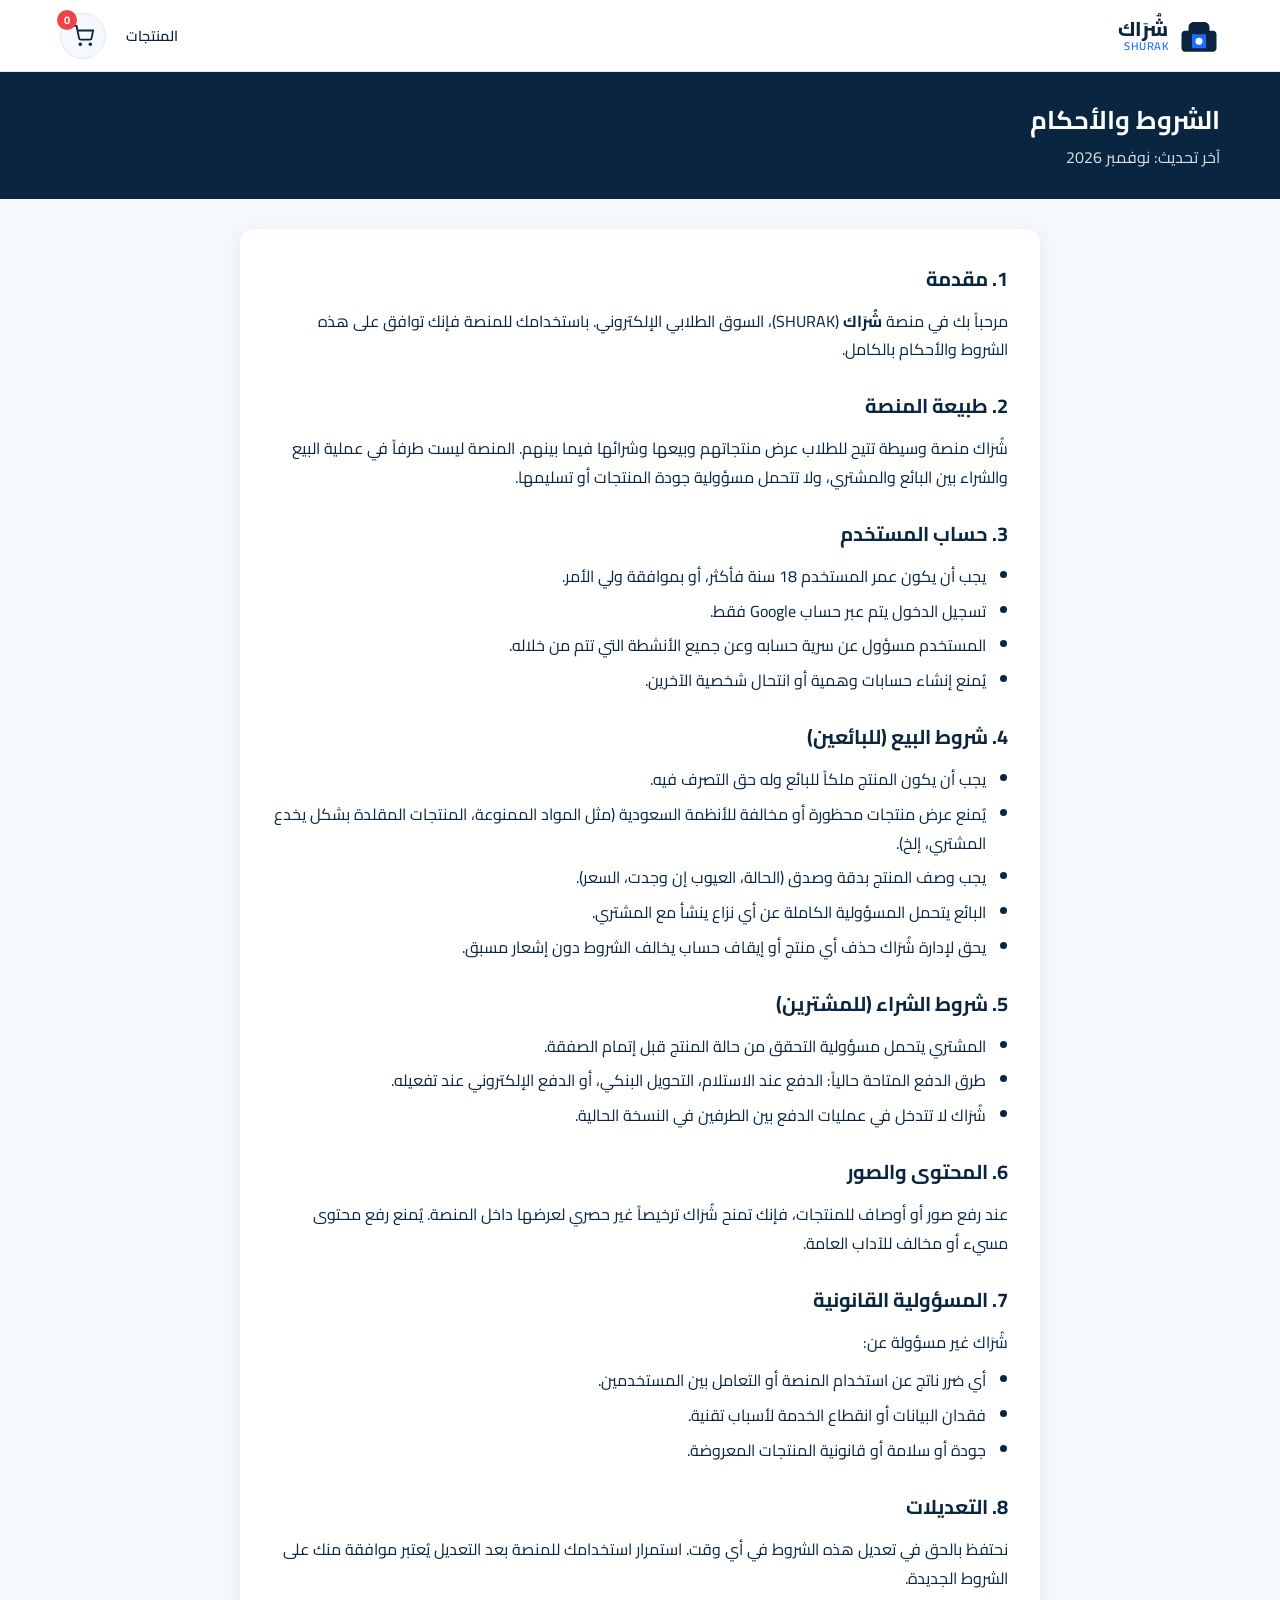
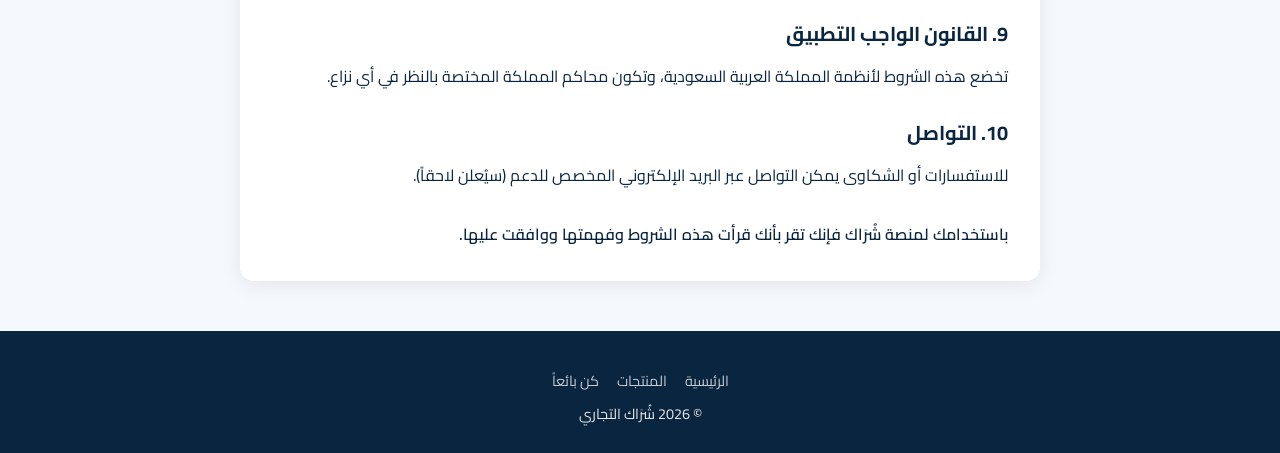
<file: terms.html>
<!DOCTYPE html>
<html lang="ar" dir="rtl">
<head>
  <meta charset="UTF-8" />
  <meta name="viewport" content="width=device-width, initial-scale=1.0" />
  <title>الشروط والأحكام | شُرَاك</title>
  <link rel="stylesheet" href="style.css" />
  <link href="https://fonts.googleapis.com/css2?family=Cairo:wght@400;500;600;700;800&display=swap" rel="stylesheet" />
</head>
<body data-page="terms">
  <header class="header">
    <div class="container header-inner">
      <a href="index.html" class="logo">
        <div class="logo-icon">
          <svg viewBox="0 0 48 48" fill="none"><path d="M12 14C12 10.6863 14.6863 8 18 8H30C33.3137 8 36 10.6863 36 14V18H40C42.2091 18 44 19.7909 44 22V38C44 40.2091 42.2091 42 40 42H8C5.79086 42 4 40.2091 4 38V22C4 19.7909 5.79086 18 8 18H12V14Z" fill="#0A2540"/><path d="M16 22H32V38H16V22Z" fill="#1E6BFF"/><path d="M20 14H28V22H20V14Z" fill="#0A2540"/><circle cx="24" cy="30" r="4" fill="white"/></svg>
        </div>
        <div class="logo-text"><span class="logo-name">شُرَاك</span><span class="logo-sub">SHURAK</span></div>
      </a>
      <div class="header-actions">
        <a href="products.html" class="btn btn-ghost">المنتجات</a>
        <a href="cart.html" class="btn btn-cart">
          <svg width="22" height="22" viewBox="0 0 24 24" fill="none" stroke="currentColor" stroke-width="2"><circle cx="9" cy="21" r="1"/><circle cx="20" cy="21" r="1"/><path d="M1 1h4l2.68 13.39a2 2 0 0 0 2 1.61h9.72a2 2 0 0 0 2-1.61L23 6H6"/></svg>
          <span id="cartCount" class="cart-badge">0</span>
        </a>
      </div>
    </div>
  </header>

  <div class="page-header">
    <div class="container">
      <h1>الشروط والأحكام</h1>
      <p>آخر تحديث: نوفمبر 2026</p>
    </div>
  </div>

  <div class="container">
    <div class="terms-content">
      <h2>1. مقدمة</h2>
      <p>مرحباً بك في منصة <strong>شُرَاك</strong> (SHURAK)، السوق الطلابي الإلكتروني. باستخدامك للمنصة فإنك توافق على هذه الشروط والأحكام بالكامل.</p>

      <h2>2. طبيعة المنصة</h2>
      <p>شُرَاك منصة وسيطة تتيح للطلاب عرض منتجاتهم وبيعها وشرائها فيما بينهم. المنصة ليست طرفاً في عملية البيع والشراء بين البائع والمشتري، ولا تتحمل مسؤولية جودة المنتجات أو تسليمها.</p>

      <h2>3. حساب المستخدم</h2>
      <ul>
        <li>يجب أن يكون عمر المستخدم 18 سنة فأكثر، أو بموافقة ولي الأمر.</li>
        <li>تسجيل الدخول يتم عبر حساب Google فقط.</li>
        <li>المستخدم مسؤول عن سرية حسابه وعن جميع الأنشطة التي تتم من خلاله.</li>
        <li>يُمنع إنشاء حسابات وهمية أو انتحال شخصية الآخرين.</li>
      </ul>

      <h2>4. شروط البيع (للبائعين)</h2>
      <ul>
        <li>يجب أن يكون المنتج ملكاً للبائع وله حق التصرف فيه.</li>
        <li>يُمنع عرض منتجات محظورة أو مخالفة للأنظمة السعودية (مثل المواد الممنوعة، المنتجات المقلدة بشكل يخدع المشتري، إلخ).</li>
        <li>يجب وصف المنتج بدقة وصدق (الحالة، العيوب إن وجدت، السعر).</li>
        <li>البائع يتحمل المسؤولية الكاملة عن أي نزاع ينشأ مع المشتري.</li>
        <li>يحق لإدارة شُرَاك حذف أي منتج أو إيقاف حساب يخالف الشروط دون إشعار مسبق.</li>
      </ul>

      <h2>5. شروط الشراء (للمشترين)</h2>
      <ul>
        <li>المشتري يتحمل مسؤولية التحقق من حالة المنتج قبل إتمام الصفقة.</li>
        <li>طرق الدفع المتاحة حالياً: الدفع عند الاستلام، التحويل البنكي، أو الدفع الإلكتروني عند تفعيله.</li>
        <li>شُرَاك لا تتدخل في عمليات الدفع بين الطرفين في النسخة الحالية.</li>
      </ul>

      <h2>6. المحتوى والصور</h2>
      <p>عند رفع صور أو أوصاف للمنتجات، فإنك تمنح شُرَاك ترخيصاً غير حصري لعرضها داخل المنصة. يُمنع رفع محتوى مسيء أو مخالف للآداب العامة.</p>

      <h2>7. المسؤولية القانونية</h2>
      <p>شُرَاك غير مسؤولة عن:</p>
      <ul>
        <li>أي ضرر ناتج عن استخدام المنصة أو التعامل بين المستخدمين.</li>
        <li>فقدان البيانات أو انقطاع الخدمة لأسباب تقنية.</li>
        <li>جودة أو سلامة أو قانونية المنتجات المعروضة.</li>
      </ul>

      <h2>8. التعديلات</h2>
      <p>نحتفظ بالحق في تعديل هذه الشروط في أي وقت. استمرار استخدامك للمنصة بعد التعديل يُعتبر موافقة منك على الشروط الجديدة.</p>

      <h2>9. القانون الواجب التطبيق</h2>
      <p>تخضع هذه الشروط لأنظمة المملكة العربية السعودية، وتكون محاكم المملكة المختصة بالنظر في أي نزاع.</p>

      <h2>10. التواصل</h2>
      <p>للاستفسارات أو الشكاوى يمكن التواصل عبر البريد الإلكتروني المخصص للدعم (سيُعلن لاحقاً).</p>

      <p style="margin-top:30px;font-weight:600;color:var(--primary)">باستخدامك لمنصة شُرَاك فإنك تقر بأنك قرأت هذه الشروط وفهمتها ووافقت عليها.</p>
    </div>
  </div>

  <footer class="footer">
    <div class="container footer-inner">
      <div class="footer-links">
        <a href="index.html">الرئيسية</a>
        <a href="products.html">المنتجات</a>
        <a href="seller.html">كن بائعاً</a>
      </div>
      <p>© 2026 شُرَاك التجاري</p>
    </div>
  </footer>

  <script src="app.js"></script>
</body>
</html>
</file>
<file: style.css>
/* شُرَاك | SHURAK - Design System v2 */
:root {
  --primary: #0A2540;
  --primary-light: #1E6BFF;
  --primary-dark: #061628;
  --accent: #1E6BFF;
  --bg: #F5F8FC;
  --surface: #FFFFFF;
  --text: #0A2540;
  --text-muted: #5A6A7A;
  --border: #E2E8F0;
  --success: #10B981;
  --warning: #F59E0B;
  --danger: #EF4444;
  --radius: 14px;
  --radius-sm: 10px;
  --shadow: 0 4px 20px rgba(10, 37, 64, 0.08);
  --shadow-lg: 0 12px 40px rgba(10, 37, 64, 0.12);
  --header-h: 72px;
}

*, *::before, *::after { box-sizing: border-box; margin: 0; padding: 0; }
html { scroll-behavior: smooth; }
body {
  font-family: 'Cairo', system-ui, sans-serif;
  background: var(--bg);
  color: var(--text);
  line-height: 1.6;
  direction: rtl;
  min-height: 100vh;
}
img { max-width: 100%; display: block; }
a { text-decoration: none; color: inherit; }
button, input, textarea, select { font-family: inherit; }

.container { width: 100%; max-width: 1200px; margin: 0 auto; padding: 0 20px; }

/* Header */
.header {
  position: sticky; top: 0; z-index: 100;
  background: var(--surface);
  border-bottom: 1px solid var(--border);
  height: var(--header-h);
  display: flex; align-items: center;
}
.header-inner { display: flex; align-items: center; gap: 16px; width: 100%; }
.logo { display: flex; align-items: center; gap: 10px; flex-shrink: 0; }
.logo-icon { width: 42px; height: 42px; }
.logo-icon svg { width: 100%; height: 100%; }
.logo-text { display: flex; flex-direction: column; line-height: 1.1; }
.logo-name { font-weight: 800; font-size: 1.25rem; color: var(--primary); }
.logo-sub { font-size: 0.7rem; font-weight: 600; color: var(--primary-light); letter-spacing: 0.5px; }

.search-box {
  flex: 1; max-width: 420px; display: flex;
  background: var(--bg); border: 1px solid var(--border);
  border-radius: 50px; overflow: hidden;
  transition: border-color 0.2s, box-shadow 0.2s;
}
.search-box:focus-within {
  border-color: var(--primary-light);
  box-shadow: 0 0 0 3px rgba(30, 107, 255, 0.15);
}
.search-box input {
  flex: 1; border: none; background: transparent;
  padding: 10px 18px; font-size: 0.95rem; outline: none; color: var(--text);
}
.search-box button {
  background: transparent; border: none; padding: 0 16px;
  color: var(--text-muted); cursor: pointer; display: flex; align-items: center;
}

.header-actions { display: flex; align-items: center; gap: 8px; margin-right: auto; }

/* Buttons */
.btn {
  display: inline-flex; align-items: center; justify-content: center; gap: 8px;
  padding: 10px 18px; border-radius: 50px; font-weight: 600; font-size: 0.9rem;
  border: none; cursor: pointer; transition: all 0.2s ease; white-space: nowrap;
}
.btn-primary { background: var(--primary-light); color: white; }
.btn-primary:hover { background: #1557d6; transform: translateY(-1px); }
.btn-outline { background: transparent; border: 1.5px solid var(--border); color: var(--text); }
.btn-outline:hover { border-color: var(--primary-light); color: var(--primary-light); }
.btn-outline-light { background: transparent; border: 1.5px solid rgba(255,255,255,0.6); color: white; }
.btn-outline-light:hover { background: rgba(255,255,255,0.15); }
.btn-ghost { background: transparent; color: var(--text); padding: 8px 12px; }
.btn-lg { padding: 14px 28px; font-size: 1rem; }
.btn-block { width: 100%; }
.btn-cart {
  position: relative; background: var(--bg); border: 1px solid var(--border);
  width: 46px; height: 46px; border-radius: 50%; padding: 0;
}
.btn-cart:hover { background: #e8f0fe; }
.cart-badge {
  position: absolute; top: -4px; left: -4px;
  background: var(--danger); color: white; font-size: 0.7rem; font-weight: 700;
  width: 20px; height: 20px; border-radius: 50%;
  display: flex; align-items: center; justify-content: center;
}
.avatar { width: 32px; height: 32px; border-radius: 50%; object-fit: cover; }
.avatar-lg { width: 80px; height: 80px; border-radius: 50%; object-fit: cover; margin: 0 auto 12px; }
.hidden { display: none !important; }

/* Hero */
.hero {
  background: linear-gradient(135deg, #0A2540 0%, #0d3a6b 50%, #1E6BFF 100%);
  color: white; padding: 50px 0 70px; overflow: hidden;
}
.hero-inner { display: grid; grid-template-columns: 1fr 1.1fr; gap: 40px; align-items: center; }
.hero-content h1 { font-size: clamp(1.7rem, 4vw, 2.6rem); font-weight: 800; line-height: 1.3; margin-bottom: 14px; }
.hero-content p { font-size: 1.1rem; opacity: 0.9; margin-bottom: 24px; max-width: 420px; }
.hero-btns { display: flex; flex-wrap: wrap; gap: 12px; }
.hero-image { border-radius: 20px; box-shadow: 0 25px 60px rgba(0,0,0,0.35); width: 100%; max-height: 400px; object-fit: cover; object-position: center top; }

/* Categories */
.categories { padding: 45px 0 25px; }
.section-title { font-size: 1.45rem; font-weight: 700; margin-bottom: 22px; color: var(--primary); }
.categories-grid { display: grid; grid-template-columns: repeat(auto-fit, minmax(130px, 1fr)); gap: 14px; }
.category-card {
  background: var(--surface); border-radius: var(--radius); padding: 22px 14px;
  text-align: center; box-shadow: var(--shadow); cursor: pointer;
  transition: all 0.25s ease; border: 2px solid transparent;
}
.category-card:hover, .category-card.active { border-color: var(--primary-light); transform: translateY(-4px); box-shadow: var(--shadow-lg); }
.category-icon { font-size: 1.9rem; margin-bottom: 8px; }
.category-card h3 { font-size: 0.92rem; font-weight: 600; }

/* Products */
.products { padding: 25px 0 55px; }
.section-header { display: flex; flex-wrap: wrap; align-items: center; justify-content: space-between; gap: 14px; margin-bottom: 24px; }
.filter-bar { display: flex; flex-wrap: wrap; gap: 8px; }
.filter-btn {
  background: var(--surface); border: 1px solid var(--border);
  padding: 8px 15px; border-radius: 50px; font-size: 0.85rem; font-weight: 600;
  cursor: pointer; transition: all 0.2s; color: var(--text-muted);
}
.filter-btn:hover, .filter-btn.active { background: var(--primary-light); border-color: var(--primary-light); color: white; }
.products-grid { display: grid; grid-template-columns: repeat(auto-fill, minmax(230px, 1fr)); gap: 20px; }
.product-card {
  background: var(--surface); border-radius: var(--radius); overflow: hidden;
  box-shadow: var(--shadow); transition: all 0.25s ease; display: flex; flex-direction: column;
}
.product-card:hover { transform: translateY(-5px); box-shadow: var(--shadow-lg); }
.product-image {
  height: 170px; background: #eef3f9; display: flex; align-items: center;
  justify-content: center; font-size: 3.2rem; position: relative; overflow: hidden;
}
.product-body { padding: 15px; flex: 1; display: flex; flex-direction: column; }
.product-name { font-weight: 700; font-size: 1.02rem; margin-bottom: 5px; color: var(--primary); }
.product-desc { font-size: 0.84rem; color: var(--text-muted); margin-bottom: 12px; flex: 1; }
.product-seller { font-size: 0.78rem; color: var(--text-muted); margin-bottom: 8px; }
.product-footer { display: flex; align-items: center; justify-content: space-between; gap: 8px; }
.product-price { font-weight: 800; font-size: 1.12rem; color: var(--primary-light); }
.product-price span { font-size: 0.78rem; font-weight: 600; }
.btn-add {
  background: var(--primary); color: white; border: none;
  padding: 8px 13px; border-radius: 50px; font-size: 0.8rem; font-weight: 600; cursor: pointer;
}
.btn-add:hover { background: var(--primary-light); }

/* Features */
.features { padding: 35px 0 55px; background: var(--surface); }
.features-grid { display: grid; grid-template-columns: repeat(auto-fit, minmax(210px, 1fr)); gap: 20px; }
.feature-card { text-align: center; padding: 26px 18px; border-radius: var(--radius); background: var(--bg); }
.feature-icon { font-size: 2.1rem; margin-bottom: 10px; }
.feature-card h3 { font-size: 1.02rem; margin-bottom: 5px; }
.feature-card p { font-size: 0.88rem; color: var(--text-muted); }

/* Page specific */
.page-header {
  background: var(--primary); color: white; padding: 28px 0;
  margin-bottom: 30px;
}
.page-header h1 { font-size: 1.6rem; font-weight: 700; }
.page-header p { opacity: 0.85; margin-top: 4px; }

/* Cart page */
.cart-layout { display: grid; grid-template-columns: 1fr 340px; gap: 28px; align-items: start; }
.cart-items-list { background: var(--surface); border-radius: var(--radius); padding: 20px; box-shadow: var(--shadow); }
.cart-item-row {
  display: flex; gap: 14px; padding: 14px 0; border-bottom: 1px solid var(--border); align-items: center;
}
.cart-item-row:last-child { border-bottom: none; }
.cart-item-emoji { font-size: 2rem; width: 50px; text-align: center; }
.cart-item-details { flex: 1; }
.cart-item-details h4 { font-size: 1rem; margin-bottom: 2px; }
.cart-item-details .price { color: var(--primary-light); font-weight: 700; }
.qty-controls { display: flex; align-items: center; gap: 8px; margin-top: 6px; }
.qty-btn {
  width: 30px; height: 30px; border-radius: 50%; border: 1px solid var(--border);
  background: var(--bg); cursor: pointer; font-weight: 700; font-size: 1rem;
}
.cart-summary {
  background: var(--surface); border-radius: var(--radius); padding: 22px;
  box-shadow: var(--shadow); position: sticky; top: 90px;
}
.cart-summary h3 { margin-bottom: 16px; font-size: 1.15rem; }
.summary-row { display: flex; justify-content: space-between; margin-bottom: 10px; font-size: 0.95rem; }
.summary-total { font-size: 1.2rem; font-weight: 800; color: var(--primary); margin-top: 12px; padding-top: 12px; border-top: 1px solid var(--border); }

/* Payment options - الثلاث خيارات */
.payment-options { margin: 18px 0; }
.payment-options h4 { font-size: 0.95rem; margin-bottom: 10px; }
.payment-option {
  display: flex; align-items: center; gap: 10px; padding: 12px 14px;
  border: 1.5px solid var(--border); border-radius: var(--radius-sm);
  margin-bottom: 8px; cursor: pointer; transition: all 0.2s;
}
.payment-option:hover, .payment-option.selected {
  border-color: var(--primary-light); background: #f0f6ff;
}
.payment-option input { accent-color: var(--primary-light); }

/* Account & Forms */
.form-card {
  background: var(--surface); border-radius: var(--radius); padding: 28px;
  box-shadow: var(--shadow); max-width: 520px; margin: 0 auto 40px;
}
.form-card h2 { margin-bottom: 6px; }
.form-card .subtitle { color: var(--text-muted); margin-bottom: 22px; font-size: 0.9rem; }
.form-group { margin-bottom: 16px; }
.form-group label { display: block; font-size: 0.88rem; font-weight: 600; margin-bottom: 6px; color: var(--text-muted); }
.form-group input, .form-group textarea, .form-group select {
  width: 100%; padding: 12px 14px; border: 1px solid var(--border);
  border-radius: var(--radius-sm); font-size: 0.95rem; outline: none;
  transition: border-color 0.2s;
}
.form-group input:focus, .form-group textarea:focus, .form-group select:focus {
  border-color: var(--primary-light);
}
.checkbox-group {
  display: flex; align-items: flex-start; gap: 10px; margin: 18px 0;
  font-size: 0.9rem;
}
.checkbox-group input { margin-top: 3px; accent-color: var(--primary-light); }
.checkbox-group a { color: var(--primary-light); text-decoration: underline; }

/* Terms page */
.terms-content {
  background: var(--surface); border-radius: var(--radius); padding: 32px;
  box-shadow: var(--shadow); max-width: 800px; margin: 0 auto 50px;
  line-height: 1.8;
}
.terms-content h2 { font-size: 1.25rem; margin: 24px 0 10px; color: var(--primary); }
.terms-content h2:first-child { margin-top: 0; }
.terms-content ul { padding-right: 22px; margin: 10px 0; }
.terms-content li { margin-bottom: 6px; }

/* Seller products list */
.seller-products { margin-top: 30px; }
.seller-product-item {
  display: flex; justify-content: space-between; align-items: center;
  padding: 14px; background: var(--bg); border-radius: var(--radius-sm); margin-bottom: 10px;
}

/* Empty states */
.empty-state { text-align: center; padding: 50px 20px; color: var(--text-muted); }
.empty-state .icon { font-size: 3rem; margin-bottom: 12px; }

/* Footer */
.footer { background: var(--primary); color: white; padding: 28px 0; text-align: center; }
.footer-inner { opacity: 0.9; font-size: 0.9rem; }
.footer-links { display: flex; justify-content: center; gap: 18px; margin: 10px 0; flex-wrap: wrap; }
.footer-links a { opacity: 0.85; }
.footer-links a:hover { opacity: 1; text-decoration: underline; }

/* Responsive */
@media (max-width: 900px) {
  .hero-inner { grid-template-columns: 1fr; text-align: center; }
  .hero-content p { margin-left: auto; margin-right: auto; }
  .hero-btns { justify-content: center; }
  .hero-image { max-height: 260px; }
  .cart-layout { grid-template-columns: 1fr; }
  .cart-summary { position: static; }
}
@media (max-width: 700px) {
  .search-box { display: none; }
  .logo-sub { display: none; }
  .header-actions .btn-ghost { display: none; }
  .products-grid { grid-template-columns: 1fr 1fr; gap: 12px; }
  .product-image { height: 130px; }
}
</file>
